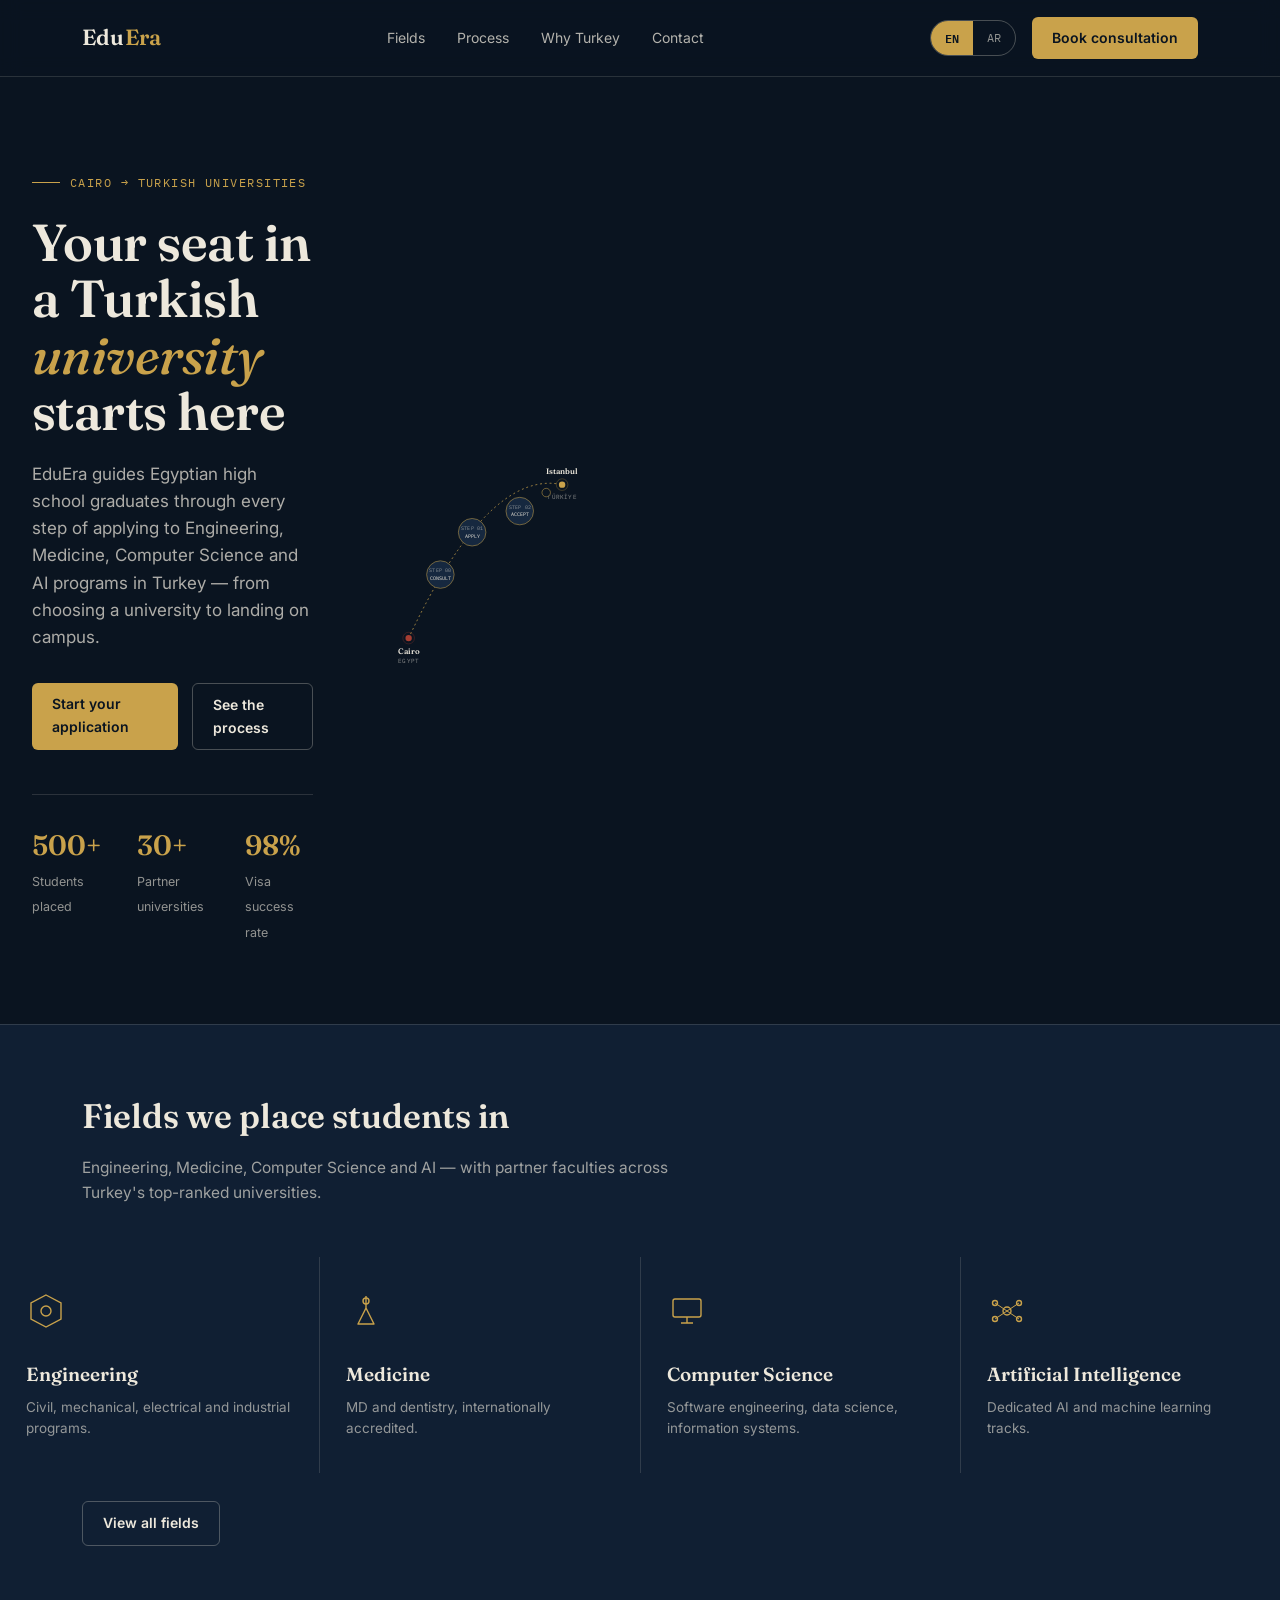
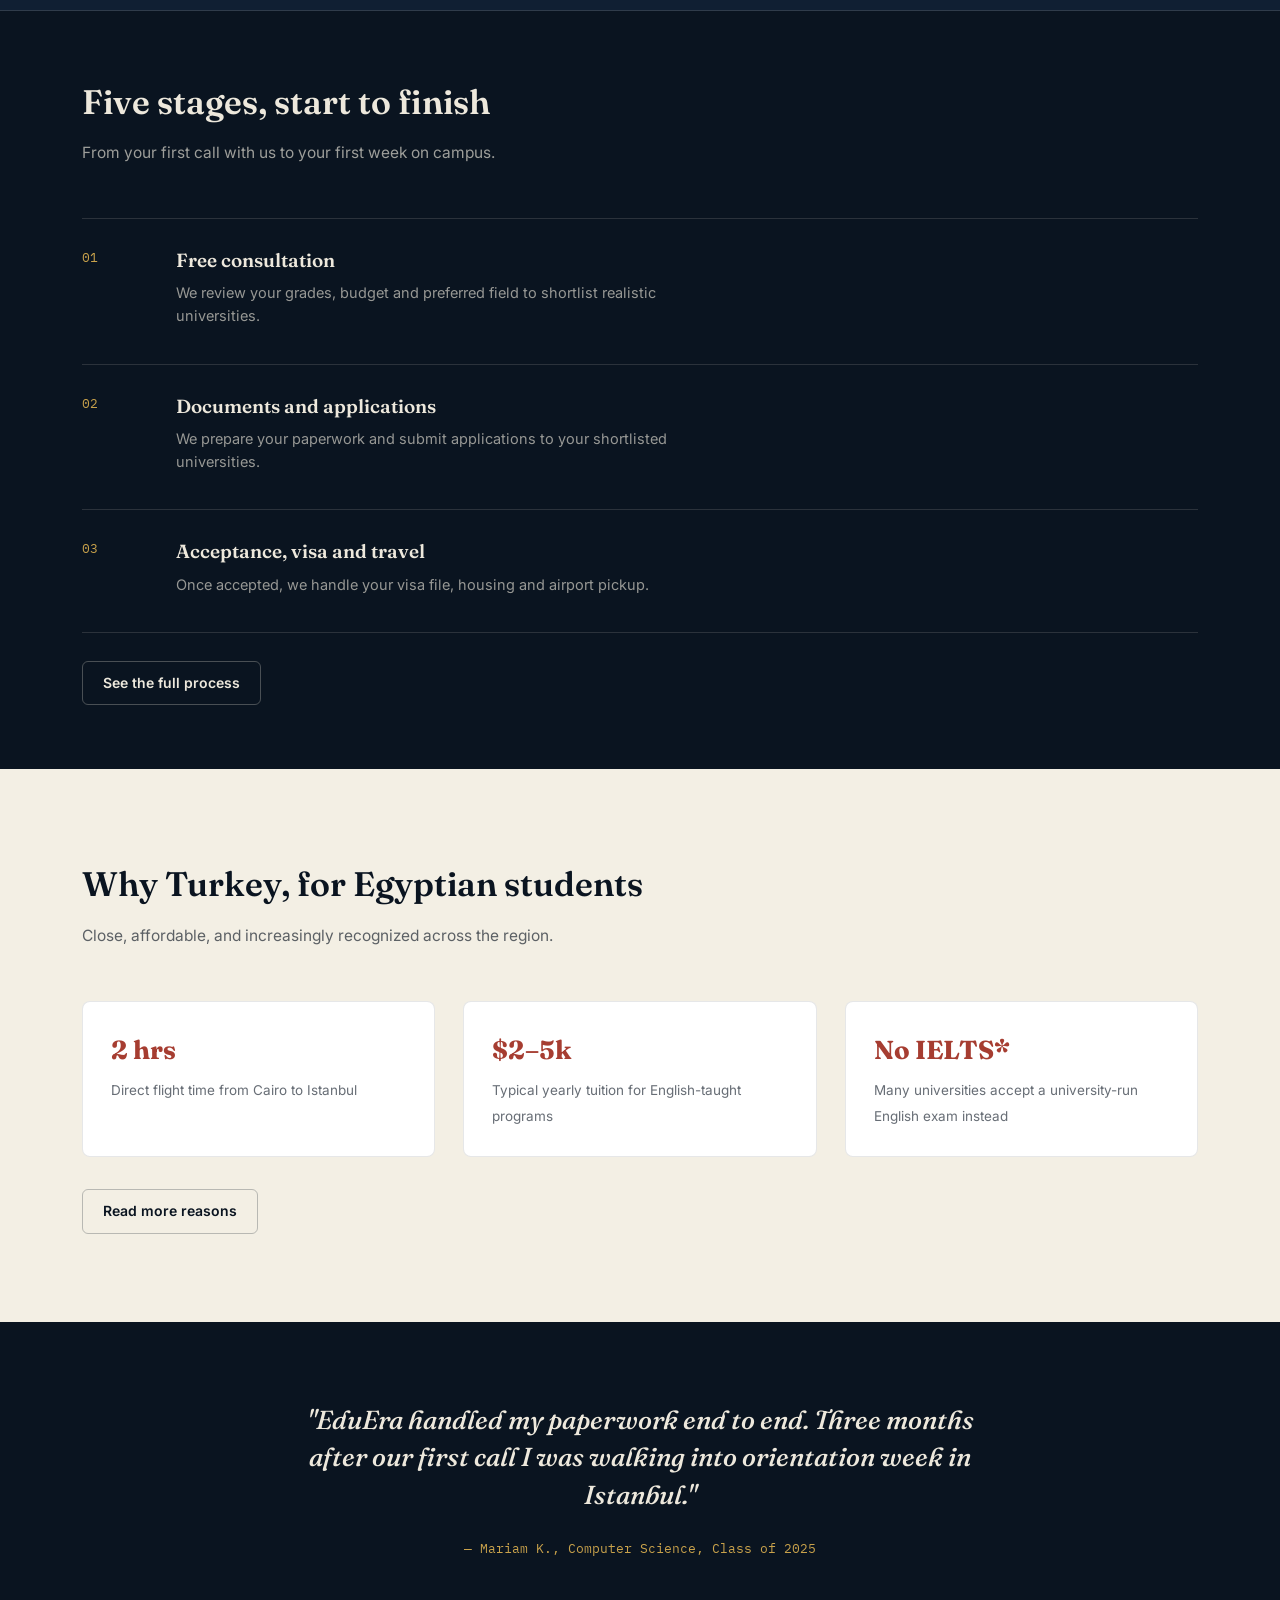
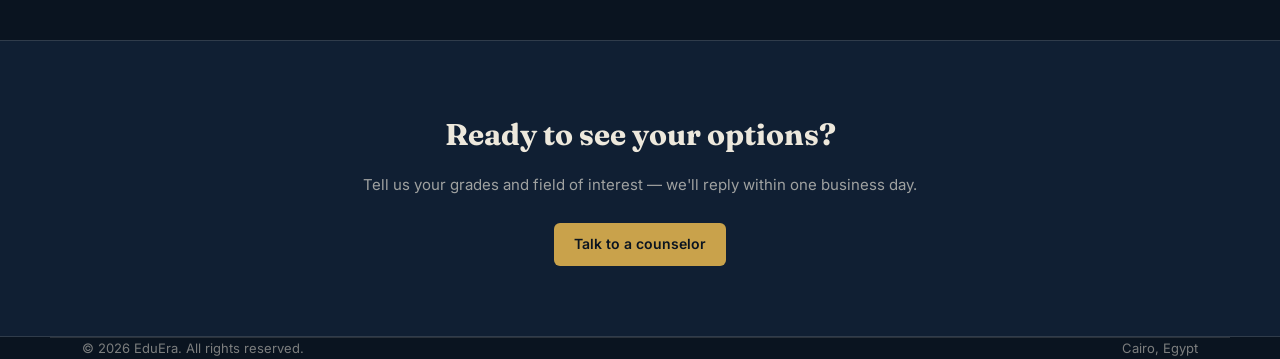
<file: index.html>
<!DOCTYPE html>
<html lang="en" dir="ltr">
<head>
<meta charset="UTF-8">
<meta name="viewport" content="width=device-width, initial-scale=1.0">
<title>EduEra — Study in Turkey</title>
<link rel="preconnect" href="https://fonts.googleapis.com">
<link rel="preconnect" href="https://fonts.gstatic.com" crossorigin>
<link href="https://fonts.googleapis.com/css2?family=Fraunces:opsz,wght@9..144,400;9..144,500;9..144,600;9..144,700&family=Inter:wght@400;500;600;700&family=IBM+Plex+Mono:wght@400;500&family=Cairo:wght@400;500;600;700&display=swap" rel="stylesheet">
<link rel="stylesheet" href="style.css">
</head>
<body>

<header>
  <div class="wrap nav">
    <a href="index.html" class="brand">Edu<span>Era</span></a>
    <nav class="nav-links">
      <a href="fields.html"><span data-en>Fields</span><span data-ar>التخصصات</span></a>
      <a href="process.html"><span data-en>Process</span><span data-ar>خطوات التقديم</span></a>
      <a href="why-turkey.html"><span data-en>Why Turkey</span><span data-ar>لماذا تركيا</span></a>
      <a href="contact.html"><span data-en>Contact</span><span data-ar>تواصل معنا</span></a>
    </nav>
    <div class="nav-right">
      <div class="lang-toggle">
        <button id="btn-en" class="active" onclick="setLang('en')">EN</button>
        <button id="btn-ar" onclick="setLang('ar')">AR</button>
      </div>
      <a href="contact.html" class="cta"><span data-en>Book consultation</span><span data-ar>احجز استشارة</span></a>
    </div>
  </div>
</header>

<section class="hero">
  <div class="wrap" style="display:grid; grid-template-columns:1.05fr 0.95fr; gap:48px; align-items:center;">
    <div>
      <div class="eyebrow"><span data-en>Cairo → Turkish universities</span><span data-ar>من القاهرة إلى الجامعات التركية</span></div>
      <h1 class="headline">
        <span data-en>Your seat in a Turkish <em>university</em> starts here</span>
        <span data-ar>مقعدك في <em>جامعة تركية</em> يبدأ من هنا</span>
      </h1>
      <p class="sub">
        <span data-en>EduEra guides Egyptian high school graduates through every step of applying to Engineering, Medicine, Computer Science and AI programs in Turkey — from choosing a university to landing on campus.</span>
        <span data-ar>ترشدك EduEra خطوة بخطوة، من اختيار الجامعة المناسبة وحتى وصولك إلى الحرم الجامعي، للتقديم على برامج الهندسة والطب وعلوم الحاسب والذكاء الاصطناعي في تركيا.</span>
      </p>
      <div class="hero-ctas">
        <a href="contact.html" class="cta"><span data-en>Start your application</span><span data-ar>ابدأ طلبك</span></a>
        <a href="process.html" class="cta ghost"><span data-en>See the process</span><span data-ar>شاهد الخطوات</span></a>
      </div>
      <div class="stat-row">
        <div class="stat"><b>500+</b><span data-en>Students placed</span><span data-ar>طالب تم قبولهم</span></div>
        <div class="stat"><b>30+</b><span data-en>Partner universities</span><span data-ar>جامعة شريكة</span></div>
        <div class="stat"><b>98%</b><span data-en>Visa success rate</span><span data-ar>نسبة نجاح التأشيرة</span></div>
      </div>
    </div>
    <div class="route-box">
      <svg viewBox="0 0 480 460" xmlns="http://www.w3.org/2000/svg">
        <path d="M 90 380 Q 240 60 380 90" fill="none" stroke="#C9A24B" stroke-width="1.5" stroke-dasharray="2 7" stroke-linecap="round"/>
        <circle cx="90" cy="380" r="6" fill="#A63D31"/>
        <circle cx="90" cy="380" r="11" fill="none" stroke="#A63D31" stroke-width="1" opacity="0.5"/>
        <text x="90" y="410" text-anchor="middle" class="route-city">Cairo</text>
        <text x="90" y="428" text-anchor="middle" class="route-label">EGYPT</text>

        <circle cx="380" cy="90" r="6" fill="#C9A24B"/>
        <circle cx="380" cy="90" r="11" fill="none" stroke="#C9A24B" stroke-width="1" opacity="0.5"/>
        <text x="380" y="70" text-anchor="middle" class="route-city">Istanbul</text>
        <text x="380" y="118" text-anchor="middle" class="route-label">TÜRKİYE</text>

        <g transform="translate(210,180)">
          <circle r="26" fill="#16283F" stroke="#C9A24B" stroke-width="1"/>
          <text x="0" y="-4" text-anchor="middle" class="route-label" style="font-size:9px;">STEP 01</text>
          <text x="0" y="10" text-anchor="middle" fill="#EDE8DC" font-family="IBM Plex Mono" font-size="9">APPLY</text>
        </g>
        <g transform="translate(300,140)">
          <circle r="26" fill="#16283F" stroke="#C9A24B" stroke-width="1"/>
          <text x="0" y="-4" text-anchor="middle" class="route-label" style="font-size:9px;">STEP 02</text>
          <text x="0" y="10" text-anchor="middle" fill="#EDE8DC" font-family="IBM Plex Mono" font-size="9">ACCEPT</text>
        </g>
        <g transform="translate(350,105)">
          <circle r="8" fill="#0A1420" stroke="#C9A24B" stroke-width="1"/>
        </g>
        <g transform="translate(150,260)">
          <circle r="26" fill="#16283F" stroke="#C9A24B" stroke-width="1"/>
          <text x="0" y="-4" text-anchor="middle" class="route-label" style="font-size:9px;">STEP 00</text>
          <text x="0" y="10" text-anchor="middle" fill="#EDE8DC" font-family="IBM Plex Mono" font-size="9">CONSULT</text>
        </g>
      </svg>
    </div>
  </div>
</section>

<section class="fields tight">
  <div class="wrap">
    <div class="section-head">
      <h2><span data-en>Fields we place students in</span><span data-ar>التخصصات التي نساعدك في الالتحاق بها</span></h2>
      <p><span data-en>Engineering, Medicine, Computer Science and AI — with partner faculties across Turkey's top-ranked universities.</span><span data-ar>الهندسة والطب وعلوم الحاسب والذكاء الاصطناعي، في كليات شريكة بأفضل الجامعات التركية.</span></p>
    </div>
  </div>
  <div class="field-grid">
    <div class="field-card">
      <svg class="field-icon" viewBox="0 0 40 40" fill="none"><path d="M20 4 L35 12 L35 28 L20 36 L5 28 L5 12 Z" stroke="#C9A24B" stroke-width="1.4"/><circle cx="20" cy="20" r="5" stroke="#C9A24B" stroke-width="1.4"/></svg>
      <h3><span data-en>Engineering</span><span data-ar>الهندسة</span></h3>
      <p><span data-en>Civil, mechanical, electrical and industrial programs.</span><span data-ar>هندسة مدنية وميكانيكية وكهربائية وصناعية.</span></p>
    </div>
    <div class="field-card">
      <svg class="field-icon" viewBox="0 0 40 40" fill="none"><path d="M20 5 V17 M20 17 L12 33 H28 L20 17Z" stroke="#C9A24B" stroke-width="1.4" stroke-linejoin="round"/><circle cx="20" cy="10" r="3" stroke="#C9A24B" stroke-width="1.4"/></svg>
      <h3><span data-en>Medicine</span><span data-ar>الطب</span></h3>
      <p><span data-en>MD and dentistry, internationally accredited.</span><span data-ar>طب بشري وطب أسنان بمعايير دولية.</span></p>
    </div>
    <div class="field-card">
      <svg class="field-icon" viewBox="0 0 40 40" fill="none"><rect x="6" y="8" width="28" height="18" rx="2" stroke="#C9A24B" stroke-width="1.4"/><path d="M14 32h12 M20 26v6" stroke="#C9A24B" stroke-width="1.4"/></svg>
      <h3><span data-en>Computer Science</span><span data-ar>علوم الحاسب</span></h3>
      <p><span data-en>Software engineering, data science, information systems.</span><span data-ar>هندسة برمجيات وعلوم بيانات ونظم معلومات.</span></p>
    </div>
    <div class="field-card">
      <svg class="field-icon" viewBox="0 0 40 40" fill="none"><circle cx="20" cy="20" r="4" stroke="#C9A24B" stroke-width="1.4"/><circle cx="8" cy="12" r="2.5" stroke="#C9A24B" stroke-width="1.4"/><circle cx="32" cy="12" r="2.5" stroke="#C9A24B" stroke-width="1.4"/><circle cx="8" cy="28" r="2.5" stroke="#C9A24B" stroke-width="1.4"/><circle cx="32" cy="28" r="2.5" stroke="#C9A24B" stroke-width="1.4"/><path d="M20 20 L8 12 M20 20 L32 12 M20 20 L8 28 M20 20 L32 28" stroke="#C9A24B" stroke-width="1"/></svg>
      <h3><span data-en>Artificial Intelligence</span><span data-ar>الذكاء الاصطناعي</span></h3>
      <p><span data-en>Dedicated AI and machine learning tracks.</span><span data-ar>برامج متخصصة في الذكاء الاصطناعي والتعلم الآلي.</span></p>
    </div>
  </div>
  <div class="wrap" style="padding-top:28px;">
    <a href="fields.html" class="cta ghost"><span data-en>View all fields</span><span data-ar>عرض كل التخصصات</span></a>
  </div>
</section>

<section class="tight">
  <div class="wrap">
    <div class="section-head">
      <h2><span data-en>Five stages, start to finish</span><span data-ar>خمس مراحل من البداية للنهاية</span></h2>
      <p><span data-en>From your first call with us to your first week on campus.</span><span data-ar>من أول مكالمة معنا حتى أول أسبوع لك في الجامعة.</span></p>
    </div>
    <div class="process-list">
      <div class="p-step">
        <div class="p-num">01</div>
        <div><h3><span data-en>Free consultation</span><span data-ar>استشارة مجانية</span></h3>
        <p><span data-en>We review your grades, budget and preferred field to shortlist realistic universities.</span><span data-ar>نراجع درجاتك وميزانيتك والتخصص المفضل لديك لاختيار جامعات مناسبة.</span></p></div>
      </div>
      <div class="p-step">
        <div class="p-num">02</div>
        <div><h3><span data-en>Documents and applications</span><span data-ar>المستندات والتقديم</span></h3>
        <p><span data-en>We prepare your paperwork and submit applications to your shortlisted universities.</span><span data-ar>نجهّز مستنداتك ونقدّم طلباتك للجامعات المختارة.</span></p></div>
      </div>
      <div class="p-step">
        <div class="p-num">03</div>
        <div><h3><span data-en>Acceptance, visa and travel</span><span data-ar>القبول والتأشيرة والسفر</span></h3>
        <p><span data-en>Once accepted, we handle your visa file, housing and airport pickup.</span><span data-ar>بعد القبول، نتولى ملف التأشيرة والسكن واستقبالك من المطار.</span></p></div>
      </div>
    </div>
    <div style="padding-top:28px;">
      <a href="process.html" class="cta ghost"><span data-en>See the full process</span><span data-ar>عرض كل الخطوات</span></a>
    </div>
  </div>
</section>

<section class="why">
  <div class="wrap">
    <div class="section-head">
      <h2><span data-en>Why Turkey, for Egyptian students</span><span data-ar>لماذا تركيا بالنسبة للطلاب المصريين</span></h2>
      <p><span data-en>Close, affordable, and increasingly recognized across the region.</span><span data-ar>قريبة، بتكلفة معقولة، ومعترف بها بشكل متزايد في المنطقة.</span></p>
    </div>
    <div class="why-grid">
      <div class="why-card">
        <b>2 hrs</b>
        <span data-en>Direct flight time from Cairo to Istanbul</span>
        <span data-ar>مدة الطيران المباشر من القاهرة إلى إسطنبول</span>
      </div>
      <div class="why-card">
        <b>$2–5k</b>
        <span data-en>Typical yearly tuition for English-taught programs</span>
        <span data-ar>متوسط الرسوم السنوية للبرامج بالإنجليزية</span>
      </div>
      <div class="why-card">
        <b>No IELTS*</b>
        <span data-en>Many universities accept a university-run English exam instead</span>
        <span data-ar>العديد من الجامعات تقبل اختبار لغة داخلي بدلاً من الأيلتس</span>
      </div>
    </div>
    <div style="padding-top:32px;">
      <a href="why-turkey.html" class="cta ghost" style="border-color:rgba(10,20,32,0.25); color:var(--ink-900);"><span data-en>Read more reasons</span><span data-ar>اقرأ المزيد من الأسباب</span></a>
    </div>
  </div>
</section>

<div class="testimonial">
  <blockquote>
    <span data-en>"EduEra handled my paperwork end to end. Three months after our first call I was walking into orientation week in Istanbul."</span>
    <span data-ar>"تولت EduEra كل أوراقي من الألف للياء. بعد ثلاثة أشهر من أول مكالمة كنت في أسبوع التعارف بإسطنبول."</span>
  </blockquote>
  <cite><span data-en>— Mariam K., Computer Science, Class of 2025</span><span data-ar>— مريم ك.، علوم حاسب، دفعة 2025</span></cite>
</div>

<section class="cta-banner">
  <div class="wrap">
    <h2><span data-en>Ready to see your options?</span><span data-ar>جاهز لمعرفة خياراتك؟</span></h2>
    <p><span data-en>Tell us your grades and field of interest — we'll reply within one business day.</span><span data-ar>أخبرنا بدرجاتك والتخصص الذي تريده، وسنرد خلال يوم عمل واحد.</span></p>
    <a href="contact.html" class="cta"><span data-en>Talk to a counselor</span><span data-ar>تحدث مع مستشار</span></a>
  </div>
</section>

<footer class="wrap">
  <div>© 2026 EduEra. <span data-en>All rights reserved.</span><span data-ar>جميع الحقوق محفوظة.</span></div>
  <div><span data-en>Cairo, Egypt</span><span data-ar>القاهرة، مصر</span></div>
</footer>

<script src="script.js"></script>
</body>
</html>
</file>
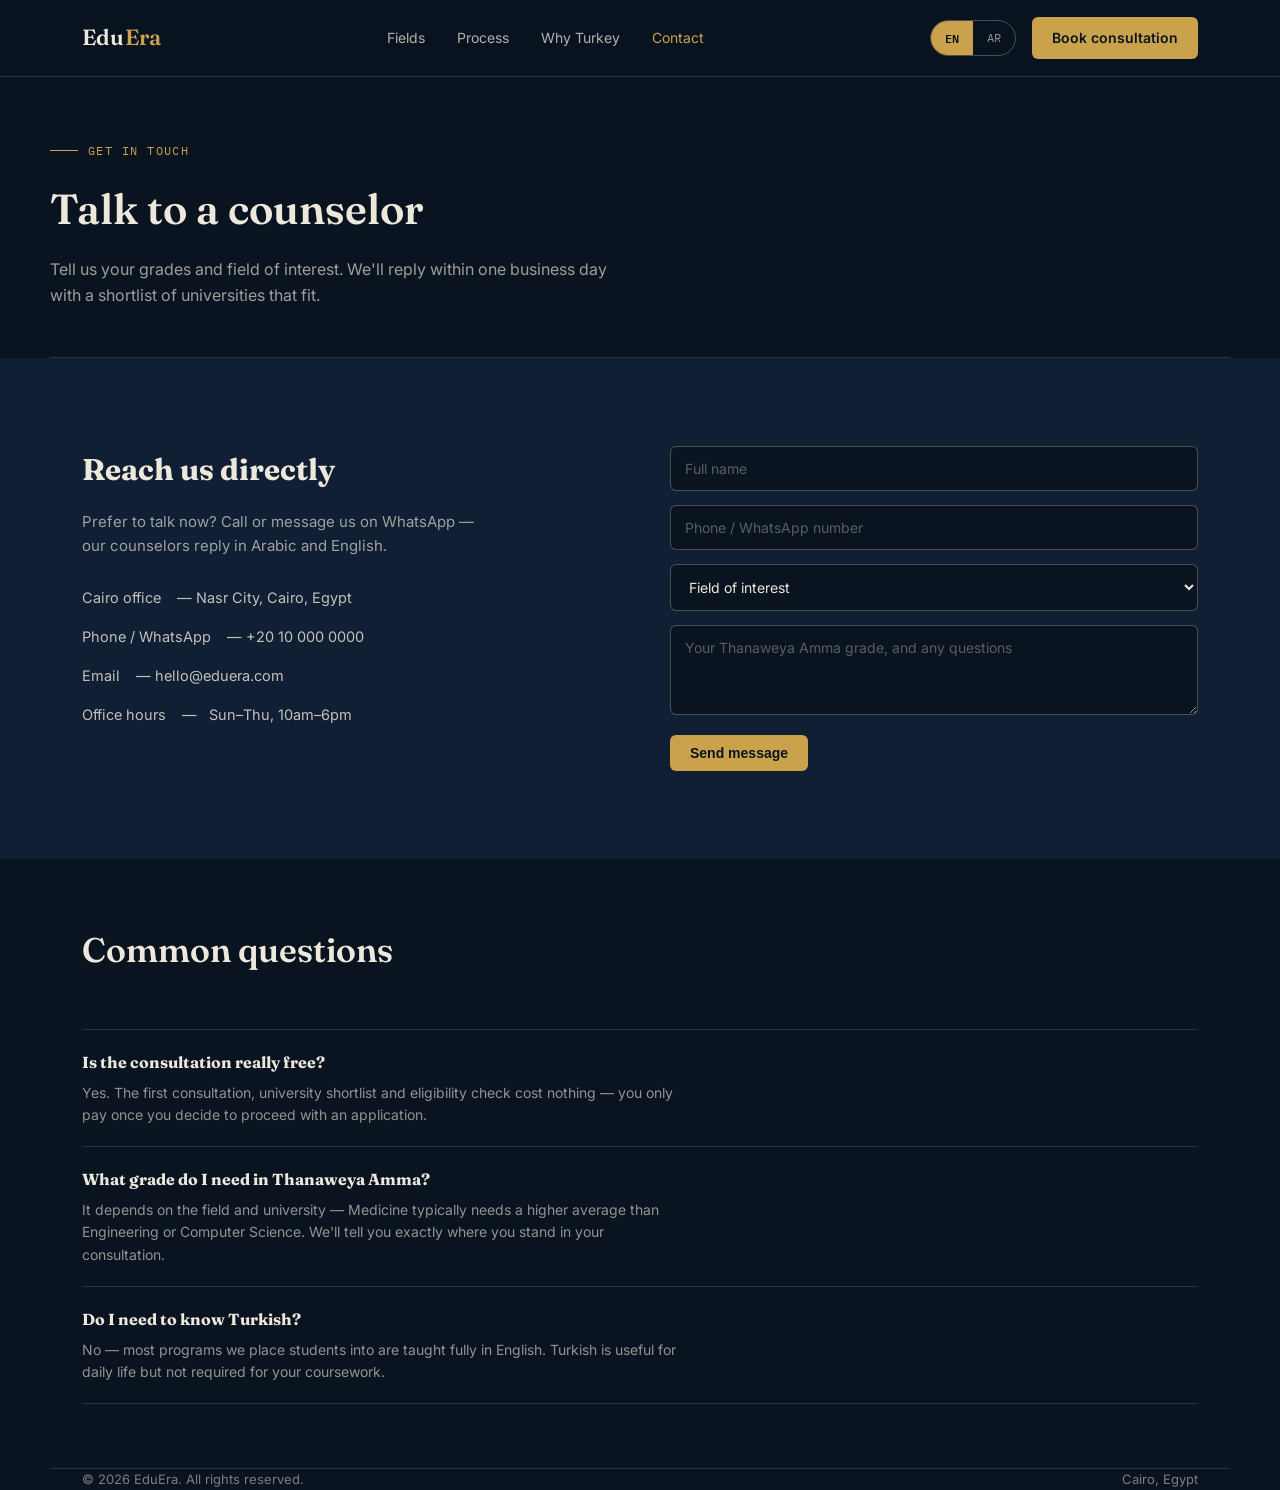
<file: contact.html>
<!DOCTYPE html>
<html lang="en" dir="ltr">
<head>
<meta charset="UTF-8">
<meta name="viewport" content="width=device-width, initial-scale=1.0">
<title>Contact — EduEra</title>
<link rel="preconnect" href="https://fonts.googleapis.com">
<link rel="preconnect" href="https://fonts.gstatic.com" crossorigin>
<link href="https://fonts.googleapis.com/css2?family=Fraunces:opsz,wght@9..144,400;9..144,500;9..144,600;9..144,700&family=Inter:wght@400;500;600;700&family=IBM+Plex+Mono:wght@400;500&family=Cairo:wght@400;500;600;700&display=swap" rel="stylesheet">
<link rel="stylesheet" href="style.css">
</head>
<body>

<header>
  <div class="wrap nav">
    <a href="index.html" class="brand">Edu<span>Era</span></a>
    <nav class="nav-links">
      <a href="fields.html"><span data-en>Fields</span><span data-ar>التخصصات</span></a>
      <a href="process.html"><span data-en>Process</span><span data-ar>خطوات التقديم</span></a>
      <a href="why-turkey.html"><span data-en>Why Turkey</span><span data-ar>لماذا تركيا</span></a>
      <a href="contact.html" class="current"><span data-en>Contact</span><span data-ar>تواصل معنا</span></a>
    </nav>
    <div class="nav-right">
      <div class="lang-toggle">
        <button id="btn-en" class="active" onclick="setLang('en')">EN</button>
        <button id="btn-ar" onclick="setLang('ar')">AR</button>
      </div>
      <a href="contact.html" class="cta"><span data-en>Book consultation</span><span data-ar>احجز استشارة</span></a>
    </div>
  </div>
</header>

<div class="page-hero wrap">
  <div class="eyebrow"><span data-en>Get in touch</span><span data-ar>تواصل معنا</span></div>
  <h1><span data-en>Talk to a counselor</span><span data-ar>تحدث مع مستشار تعليمي</span></h1>
  <p><span data-en>Tell us your grades and field of interest. We'll reply within one business day with a shortlist of universities that fit.</span><span data-ar>أخبرنا بدرجاتك والتخصص الذي تريده، وسنرد خلال يوم عمل واحد بقائمة جامعات مناسبة لك.</span></p>
</div>

<section class="contact" style="border-top:none;">
  <div class="wrap contact-grid">
    <div class="contact-info">
      <h2><span data-en>Reach us directly</span><span data-ar>تواصل معنا مباشرة</span></h2>
      <p><span data-en>Prefer to talk now? Call or message us on WhatsApp — our counselors reply in Arabic and English.</span><span data-ar>تفضل التحدث الآن؟ اتصل بنا أو راسلنا على واتساب — يرد مستشارونا بالعربية والإنجليزية.</span></p>
      <div class="info-row"><span data-en>Cairo office</span><span data-ar>مكتب القاهرة</span>&nbsp;— Nasr City, Cairo, Egypt</div>
      <div class="info-row"><span data-en>Phone / WhatsApp</span><span data-ar>هاتف / واتساب</span>&nbsp;— +20 10 000 0000</div>
      <div class="info-row"><span data-en>Email</span><span data-ar>البريد الإلكتروني</span>&nbsp;— hello@eduera.com</div>
      <div class="info-row"><span data-en>Office hours</span><span data-ar>ساعات العمل</span>&nbsp;— <span data-en>Sun–Thu, 10am–6pm</span><span data-ar>الأحد–الخميس، 10ص–6م</span></div>
    </div>
    <form onsubmit="return false;">
      <input type="text" data-en-placeholder="Full name" data-ar-placeholder="الاسم بالكامل" placeholder="Full name">
      <input type="tel" data-en-placeholder="Phone / WhatsApp number" data-ar-placeholder="رقم الهاتف / واتساب" placeholder="Phone / WhatsApp number">
      <select>
        <option data-en="Field of interest" data-ar="التخصص المطلوب">Field of interest</option>
        <option>Engineering</option>
        <option>Medicine</option>
        <option>Computer Science</option>
        <option>Artificial Intelligence</option>
      </select>
      <textarea data-en-placeholder="Your Thanaweya Amma grade, and any questions" data-ar-placeholder="مجموع الثانوية العامة وأي استفسارات" placeholder="Your Thanaweya Amma grade, and any questions"></textarea>
      <button class="cta"><span data-en>Send message</span><span data-ar>إرسال الرسالة</span></button>
    </form>
  </div>
</section>

<section class="tight">
  <div class="wrap">
    <div class="section-head">
      <h2><span data-en>Common questions</span><span data-ar>أسئلة شائعة</span></h2>
    </div>
    <div class="faq">
      <div class="faq-item">
        <h3><span data-en>Is the consultation really free?</span><span data-ar>هل الاستشارة مجانية فعلًا؟</span></h3>
        <p><span data-en>Yes. The first consultation, university shortlist and eligibility check cost nothing — you only pay once you decide to proceed with an application.</span><span data-ar>نعم. الاستشارة الأولى وقائمة الجامعات المقترحة وفحص الأهلية مجانية بالكامل — تدفع فقط عند قرارك بالمتابعة في التقديم.</span></p>
      </div>
      <div class="faq-item">
        <h3><span data-en>What grade do I need in Thanaweya Amma?</span><span data-ar>ما هو المجموع المطلوب في الثانوية العامة؟</span></h3>
        <p><span data-en>It depends on the field and university — Medicine typically needs a higher average than Engineering or Computer Science. We'll tell you exactly where you stand in your consultation.</span><span data-ar>يختلف حسب التخصص والجامعة — الطب يحتاج غالبًا مجموعًا أعلى من الهندسة أو علوم الحاسب. سنوضح لك موقفك بالتحديد في الاستشارة.</span></p>
      </div>
      <div class="faq-item">
        <h3><span data-en>Do I need to know Turkish?</span><span data-ar>هل يجب أن أتقن اللغة التركية؟</span></h3>
        <p><span data-en>No — most programs we place students into are taught fully in English. Turkish is useful for daily life but not required for your coursework.</span><span data-ar>لا — أغلب البرامج التي نرشح لها الطلاب تُدرّس بالكامل بالإنجليزية. اللغة التركية مفيدة للحياة اليومية وليست شرطًا للدراسة.</span></p>
      </div>
    </div>
  </div>
</section>

<footer class="wrap">
  <div>© 2026 EduEra. <span data-en>All rights reserved.</span><span data-ar>جميع الحقوق محفوظة.</span></div>
  <div><span data-en>Cairo, Egypt</span><span data-ar>القاهرة، مصر</span></div>
</footer>

<script src="script.js"></script>
</body>
</html>
</file>
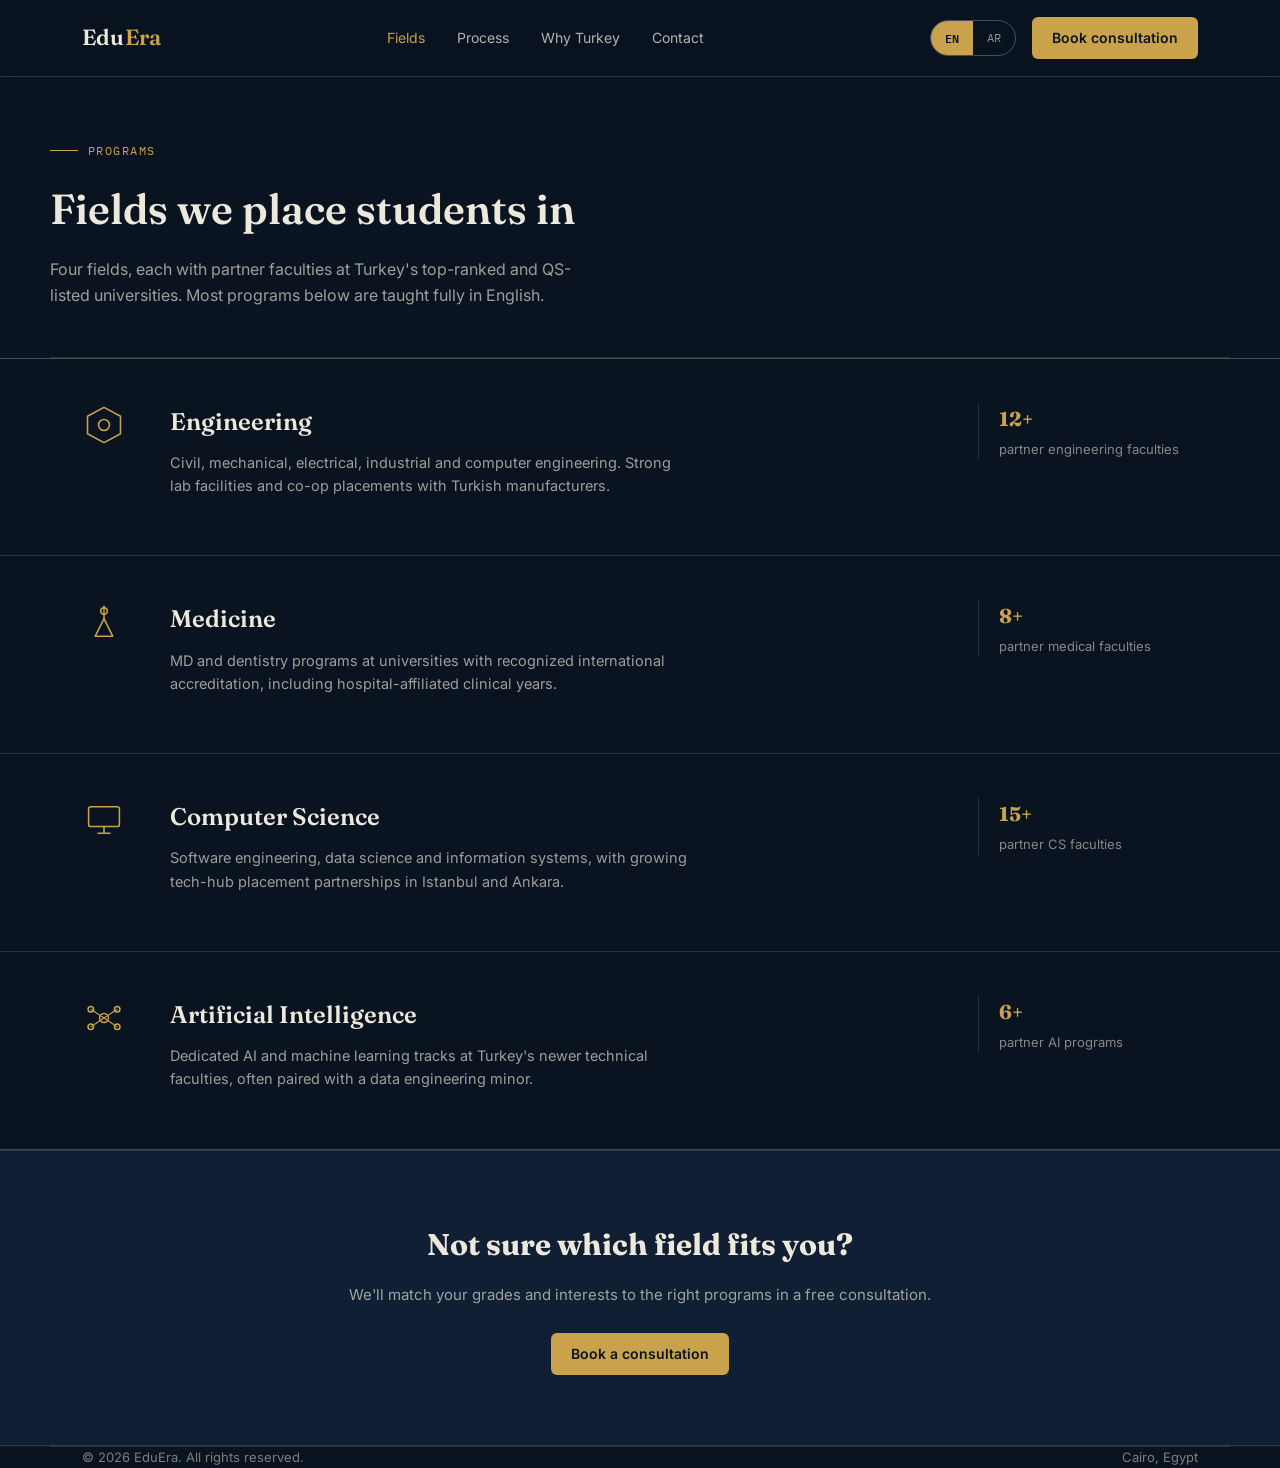
<file: fields.html>
<!DOCTYPE html>
<html lang="en" dir="ltr">
<head>
<meta charset="UTF-8">
<meta name="viewport" content="width=device-width, initial-scale=1.0">
<title>Fields — EduEra</title>
<link rel="preconnect" href="https://fonts.googleapis.com">
<link rel="preconnect" href="https://fonts.gstatic.com" crossorigin>
<link href="https://fonts.googleapis.com/css2?family=Fraunces:opsz,wght@9..144,400;9..144,500;9..144,600;9..144,700&family=Inter:wght@400;500;600;700&family=IBM+Plex+Mono:wght@400;500&family=Cairo:wght@400;500;600;700&display=swap" rel="stylesheet">
<link rel="stylesheet" href="style.css">
</head>
<body>

<header>
  <div class="wrap nav">
    <a href="index.html" class="brand">Edu<span>Era</span></a>
    <nav class="nav-links">
      <a href="fields.html" class="current"><span data-en>Fields</span><span data-ar>التخصصات</span></a>
      <a href="process.html"><span data-en>Process</span><span data-ar>خطوات التقديم</span></a>
      <a href="why-turkey.html"><span data-en>Why Turkey</span><span data-ar>لماذا تركيا</span></a>
      <a href="contact.html"><span data-en>Contact</span><span data-ar>تواصل معنا</span></a>
    </nav>
    <div class="nav-right">
      <div class="lang-toggle">
        <button id="btn-en" class="active" onclick="setLang('en')">EN</button>
        <button id="btn-ar" onclick="setLang('ar')">AR</button>
      </div>
      <a href="contact.html" class="cta"><span data-en>Book consultation</span><span data-ar>احجز استشارة</span></a>
    </div>
  </div>
</header>

<div class="page-hero wrap">
  <div class="eyebrow"><span data-en>Programs</span><span data-ar>البرامج</span></div>
  <h1><span data-en>Fields we place students in</span><span data-ar>التخصصات التي نساعدك في الالتحاق بها</span></h1>
  <p><span data-en>Four fields, each with partner faculties at Turkey's top-ranked and QS-listed universities. Most programs below are taught fully in English.</span><span data-ar>أربعة تخصصات، ولكل منها كليات شريكة في أفضل الجامعات التركية والمصنّفة عالميًا. أغلب البرامج أدناه تُدرّس بالكامل باللغة الإنجليزية.</span></p>
</div>

<div class="field-detail">
  <div class="field-row">
    <div class="wrap">
      <svg width="44" height="44" viewBox="0 0 40 40" fill="none"><path d="M20 4 L35 12 L35 28 L20 36 L5 28 L5 12 Z" stroke="#C9A24B" stroke-width="1.4"/><circle cx="20" cy="20" r="5" stroke="#C9A24B" stroke-width="1.4"/></svg>
      <div>
        <h3><span data-en>Engineering</span><span data-ar>الهندسة</span></h3>
        <p><span data-en>Civil, mechanical, electrical, industrial and computer engineering. Strong lab facilities and co-op placements with Turkish manufacturers.</span><span data-ar>هندسة مدنية وميكانيكية وكهربائية وصناعية وهندسة حاسبات، مع معامل قوية وفرص تدريب لدى شركات تصنيع تركية.</span></p>
        <div class="tag-row">
          <span class="tag" data-en="4-year BSc" data-ar="بكالوريوس 4 سنوات">4-year BSc</span>
          <span class="tag" data-en="English-taught" data-ar="بالإنجليزية">English-taught</span>
          <span class="tag" data-en="Internship year" data-ar="سنة تدريب">Internship year</span>
        </div>
      </div>
      <div class="field-side">
        <b>12+</b>
        <span data-en>partner engineering faculties</span>
        <span data-ar>كلية هندسة شريكة</span>
      </div>
    </div>
  </div>

  <div class="field-row">
    <div class="wrap">
      <svg width="44" height="44" viewBox="0 0 40 40" fill="none"><path d="M20 5 V17 M20 17 L12 33 H28 L20 17Z" stroke="#C9A24B" stroke-width="1.4" stroke-linejoin="round"/><circle cx="20" cy="10" r="3" stroke="#C9A24B" stroke-width="1.4"/></svg>
      <div>
        <h3><span data-en>Medicine</span><span data-ar>الطب</span></h3>
        <p><span data-en>MD and dentistry programs at universities with recognized international accreditation, including hospital-affiliated clinical years.</span><span data-ar>برامج طب بشري وطب أسنان في جامعات معترف بها دوليًا، مع سنوات تدريب سريري في مستشفيات جامعية.</span></p>
        <div class="tag-row">
          <span class="tag" data-en="6-year MD" data-ar="طب بشري 6 سنوات">6-year MD</span>
          <span class="tag" data-en="Clinical rotations" data-ar="تدريب سريري">Clinical rotations</span>
          <span class="tag" data-en="Accredited" data-ar="معتمد دوليًا">Accredited</span>
        </div>
      </div>
      <div class="field-side">
        <b>8+</b>
        <span data-en>partner medical faculties</span>
        <span data-ar>كلية طب شريكة</span>
      </div>
    </div>
  </div>

  <div class="field-row">
    <div class="wrap">
      <svg width="44" height="44" viewBox="0 0 40 40" fill="none"><rect x="6" y="8" width="28" height="18" rx="2" stroke="#C9A24B" stroke-width="1.4"/><path d="M14 32h12 M20 26v6" stroke="#C9A24B" stroke-width="1.4"/></svg>
      <div>
        <h3><span data-en>Computer Science</span><span data-ar>علوم الحاسب</span></h3>
        <p><span data-en>Software engineering, data science and information systems, with growing tech-hub placement partnerships in Istanbul and Ankara.</span><span data-ar>هندسة برمجيات وعلوم بيانات ونظم معلومات، مع شراكات تدريب متنامية في مراكز التقنية بإسطنبول وأنقرة.</span></p>
        <div class="tag-row">
          <span class="tag" data-en="4-year BSc" data-ar="بكالوريوس 4 سنوات">4-year BSc</span>
          <span class="tag" data-en="English-taught" data-ar="بالإنجليزية">English-taught</span>
          <span class="tag" data-en="Tech-hub internships" data-ar="تدريب في شركات تقنية">Tech-hub internships</span>
        </div>
      </div>
      <div class="field-side">
        <b>15+</b>
        <span data-en>partner CS faculties</span>
        <span data-ar>كلية علوم حاسب شريكة</span>
      </div>
    </div>
  </div>

  <div class="field-row">
    <div class="wrap">
      <svg width="44" height="44" viewBox="0 0 40 40" fill="none"><circle cx="20" cy="20" r="4" stroke="#C9A24B" stroke-width="1.4"/><circle cx="8" cy="12" r="2.5" stroke="#C9A24B" stroke-width="1.4"/><circle cx="32" cy="12" r="2.5" stroke="#C9A24B" stroke-width="1.4"/><circle cx="8" cy="28" r="2.5" stroke="#C9A24B" stroke-width="1.4"/><circle cx="32" cy="28" r="2.5" stroke="#C9A24B" stroke-width="1.4"/><path d="M20 20 L8 12 M20 20 L32 12 M20 20 L8 28 M20 20 L32 28" stroke="#C9A24B" stroke-width="1"/></svg>
      <div>
        <h3><span data-en>Artificial Intelligence</span><span data-ar>الذكاء الاصطناعي</span></h3>
        <p><span data-en>Dedicated AI and machine learning tracks at Turkey's newer technical faculties, often paired with a data engineering minor.</span><span data-ar>برامج متخصصة في الذكاء الاصطناعي والتعلم الآلي في الكليات التقنية الحديثة، وغالبًا مع تخصص فرعي في هندسة البيانات.</span></p>
        <div class="tag-row">
          <span class="tag" data-en="4-year BSc" data-ar="بكالوريوس 4 سنوات">4-year BSc</span>
          <span class="tag" data-en="English-taught" data-ar="بالإنجليزية">English-taught</span>
          <span class="tag" data-en="Research labs" data-ar="معامل أبحاث">Research labs</span>
        </div>
      </div>
      <div class="field-side">
        <b>6+</b>
        <span data-en>partner AI programs</span>
        <span data-ar>برنامج ذكاء اصطناعي شريك</span>
      </div>
    </div>
  </div>
</div>

<section class="cta-banner">
  <div class="wrap">
    <h2><span data-en>Not sure which field fits you?</span><span data-ar>لست متأكدًا أي تخصص يناسبك؟</span></h2>
    <p><span data-en>We'll match your grades and interests to the right programs in a free consultation.</span><span data-ar>سنطابق درجاتك واهتماماتك مع البرامج المناسبة في استشارة مجانية.</span></p>
    <a href="contact.html" class="cta"><span data-en>Book a consultation</span><span data-ar>احجز استشارة</span></a>
  </div>
</section>

<footer class="wrap">
  <div>© 2026 EduEra. <span data-en>All rights reserved.</span><span data-ar>جميع الحقوق محفوظة.</span></div>
  <div><span data-en>Cairo, Egypt</span><span data-ar>القاهرة، مصر</span></div>
</footer>

<script src="script.js"></script>
</body>
</html>
</file>
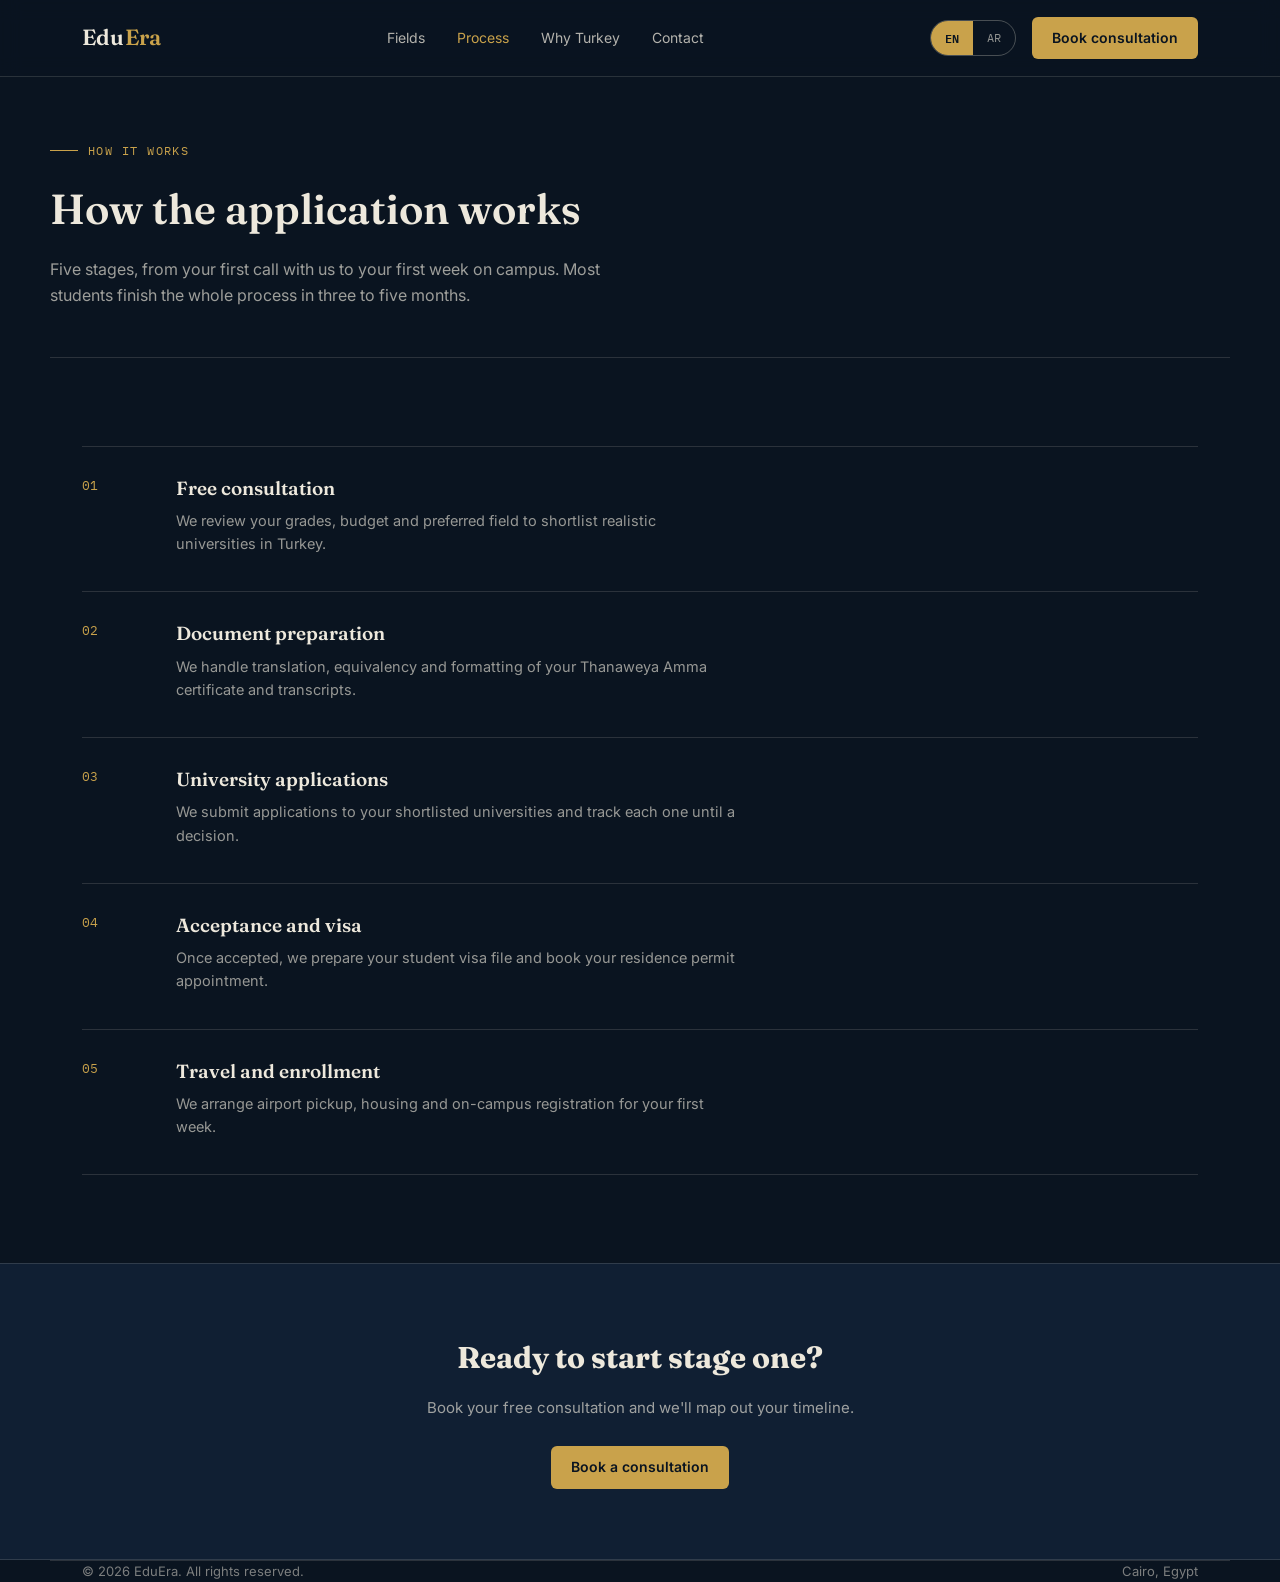
<file: process.html>
<!DOCTYPE html>
<html lang="en" dir="ltr">
<head>
<meta charset="UTF-8">
<meta name="viewport" content="width=device-width, initial-scale=1.0">
<title>Process — EduEra</title>
<link rel="preconnect" href="https://fonts.googleapis.com">
<link rel="preconnect" href="https://fonts.gstatic.com" crossorigin>
<link href="https://fonts.googleapis.com/css2?family=Fraunces:opsz,wght@9..144,400;9..144,500;9..144,600;9..144,700&family=Inter:wght@400;500;600;700&family=IBM+Plex+Mono:wght@400;500&family=Cairo:wght@400;500;600;700&display=swap" rel="stylesheet">
<link rel="stylesheet" href="style.css">
</head>
<body>

<header>
  <div class="wrap nav">
    <a href="index.html" class="brand">Edu<span>Era</span></a>
    <nav class="nav-links">
      <a href="fields.html"><span data-en>Fields</span><span data-ar>التخصصات</span></a>
      <a href="process.html" class="current"><span data-en>Process</span><span data-ar>خطوات التقديم</span></a>
      <a href="why-turkey.html"><span data-en>Why Turkey</span><span data-ar>لماذا تركيا</span></a>
      <a href="contact.html"><span data-en>Contact</span><span data-ar>تواصل معنا</span></a>
    </nav>
    <div class="nav-right">
      <div class="lang-toggle">
        <button id="btn-en" class="active" onclick="setLang('en')">EN</button>
        <button id="btn-ar" onclick="setLang('ar')">AR</button>
      </div>
      <a href="contact.html" class="cta"><span data-en>Book consultation</span><span data-ar>احجز استشارة</span></a>
    </div>
  </div>
</header>

<div class="page-hero wrap">
  <div class="eyebrow"><span data-en>How it works</span><span data-ar>كيف نعمل</span></div>
  <h1><span data-en>How the application works</span><span data-ar>كيف تسير رحلة التقديم</span></h1>
  <p><span data-en>Five stages, from your first call with us to your first week on campus. Most students finish the whole process in three to five months.</span><span data-ar>خمس مراحل، من أول مكالمة معنا حتى أول أسبوع لك في الجامعة. يُنهي معظم الطلاب الرحلة كاملة خلال ثلاثة إلى خمسة أشهر.</span></p>
</div>

<section>
  <div class="wrap">
    <div class="process-list">
      <div class="p-step">
        <div class="p-num">01</div>
        <div>
          <h3><span data-en>Free consultation</span><span data-ar>استشارة مجانية</span></h3>
          <p><span data-en>We review your grades, budget and preferred field to shortlist realistic universities in Turkey.</span><span data-ar>نراجع درجاتك وميزانيتك والتخصص المفضل لديك لاختيار جامعات واقعية في تركيا.</span></p>
          <div class="tag-row">
            <span class="tag" data-en="30-min call" data-ar="مكالمة 30 دقيقة">30-min call</span>
            <span class="tag" data-en="Free" data-ar="مجانية">Free</span>
          </div>
        </div>
      </div>
      <div class="p-step">
        <div class="p-num">02</div>
        <div>
          <h3><span data-en>Document preparation</span><span data-ar>تجهيز المستندات</span></h3>
          <p><span data-en>We handle translation, equivalency and formatting of your Thanaweya Amma certificate and transcripts.</span><span data-ar>نتولى ترجمة وتصديق ومعادلة شهادة الثانوية العامة وكشوف الدرجات.</span></p>
          <div class="tag-row">
            <span class="tag" data-en="Certified translation" data-ar="ترجمة معتمدة">Certified translation</span>
            <span class="tag" data-en="1–2 weeks" data-ar="أسبوع إلى أسبوعين">1–2 weeks</span>
          </div>
        </div>
      </div>
      <div class="p-step">
        <div class="p-num">03</div>
        <div>
          <h3><span data-en>University applications</span><span data-ar>التقديم للجامعات</span></h3>
          <p><span data-en>We submit applications to your shortlisted universities and track each one until a decision.</span><span data-ar>نقدّم طلباتك للجامعات المختارة ونتابع كل طلب حتى صدور القرار.</span></p>
          <div class="tag-row">
            <span class="tag" data-en="Up to 6 universities" data-ar="حتى 6 جامعات">Up to 6 universities</span>
            <span class="tag" data-en="2–4 weeks" data-ar="أسبوعين إلى 4 أسابيع">2–4 weeks</span>
          </div>
        </div>
      </div>
      <div class="p-step">
        <div class="p-num">04</div>
        <div>
          <h3><span data-en>Acceptance and visa</span><span data-ar>القبول والتأشيرة</span></h3>
          <p><span data-en>Once accepted, we prepare your student visa file and book your residence permit appointment.</span><span data-ar>بعد القبول، نجهّز ملف تأشيرة الطالب ونحجز موعد تصريح الإقامة.</span></p>
          <div class="tag-row">
            <span class="tag" data-en="Visa file review" data-ar="مراجعة ملف التأشيرة">Visa file review</span>
            <span class="tag" data-en="3–6 weeks" data-ar="3 إلى 6 أسابيع">3–6 weeks</span>
          </div>
        </div>
      </div>
      <div class="p-step">
        <div class="p-num">05</div>
        <div>
          <h3><span data-en>Travel and enrollment</span><span data-ar>السفر والتسجيل</span></h3>
          <p><span data-en>We arrange airport pickup, housing and on-campus registration for your first week.</span><span data-ar>ننظم استقبالك من المطار والسكن والتسجيل في الجامعة خلال أول أسبوع.</span></p>
          <div class="tag-row">
            <span class="tag" data-en="Airport pickup" data-ar="استقبال من المطار">Airport pickup</span>
            <span class="tag" data-en="Housing help" data-ar="مساعدة في السكن">Housing help</span>
          </div>
        </div>
      </div>
    </div>
  </div>
</section>

<section class="cta-banner">
  <div class="wrap">
    <h2><span data-en>Ready to start stage one?</span><span data-ar>جاهز لبدء المرحلة الأولى؟</span></h2>
    <p><span data-en>Book your free consultation and we'll map out your timeline.</span><span data-ar>احجز استشارتك المجانية وسنرسم لك الجدول الزمني.</span></p>
    <a href="contact.html" class="cta"><span data-en>Book a consultation</span><span data-ar>احجز استشارة</span></a>
  </div>
</section>

<footer class="wrap">
  <div>© 2026 EduEra. <span data-en>All rights reserved.</span><span data-ar>جميع الحقوق محفوظة.</span></div>
  <div><span data-en>Cairo, Egypt</span><span data-ar>القاهرة، مصر</span></div>
</footer>

<script src="script.js"></script>
</body>
</html>
</file>
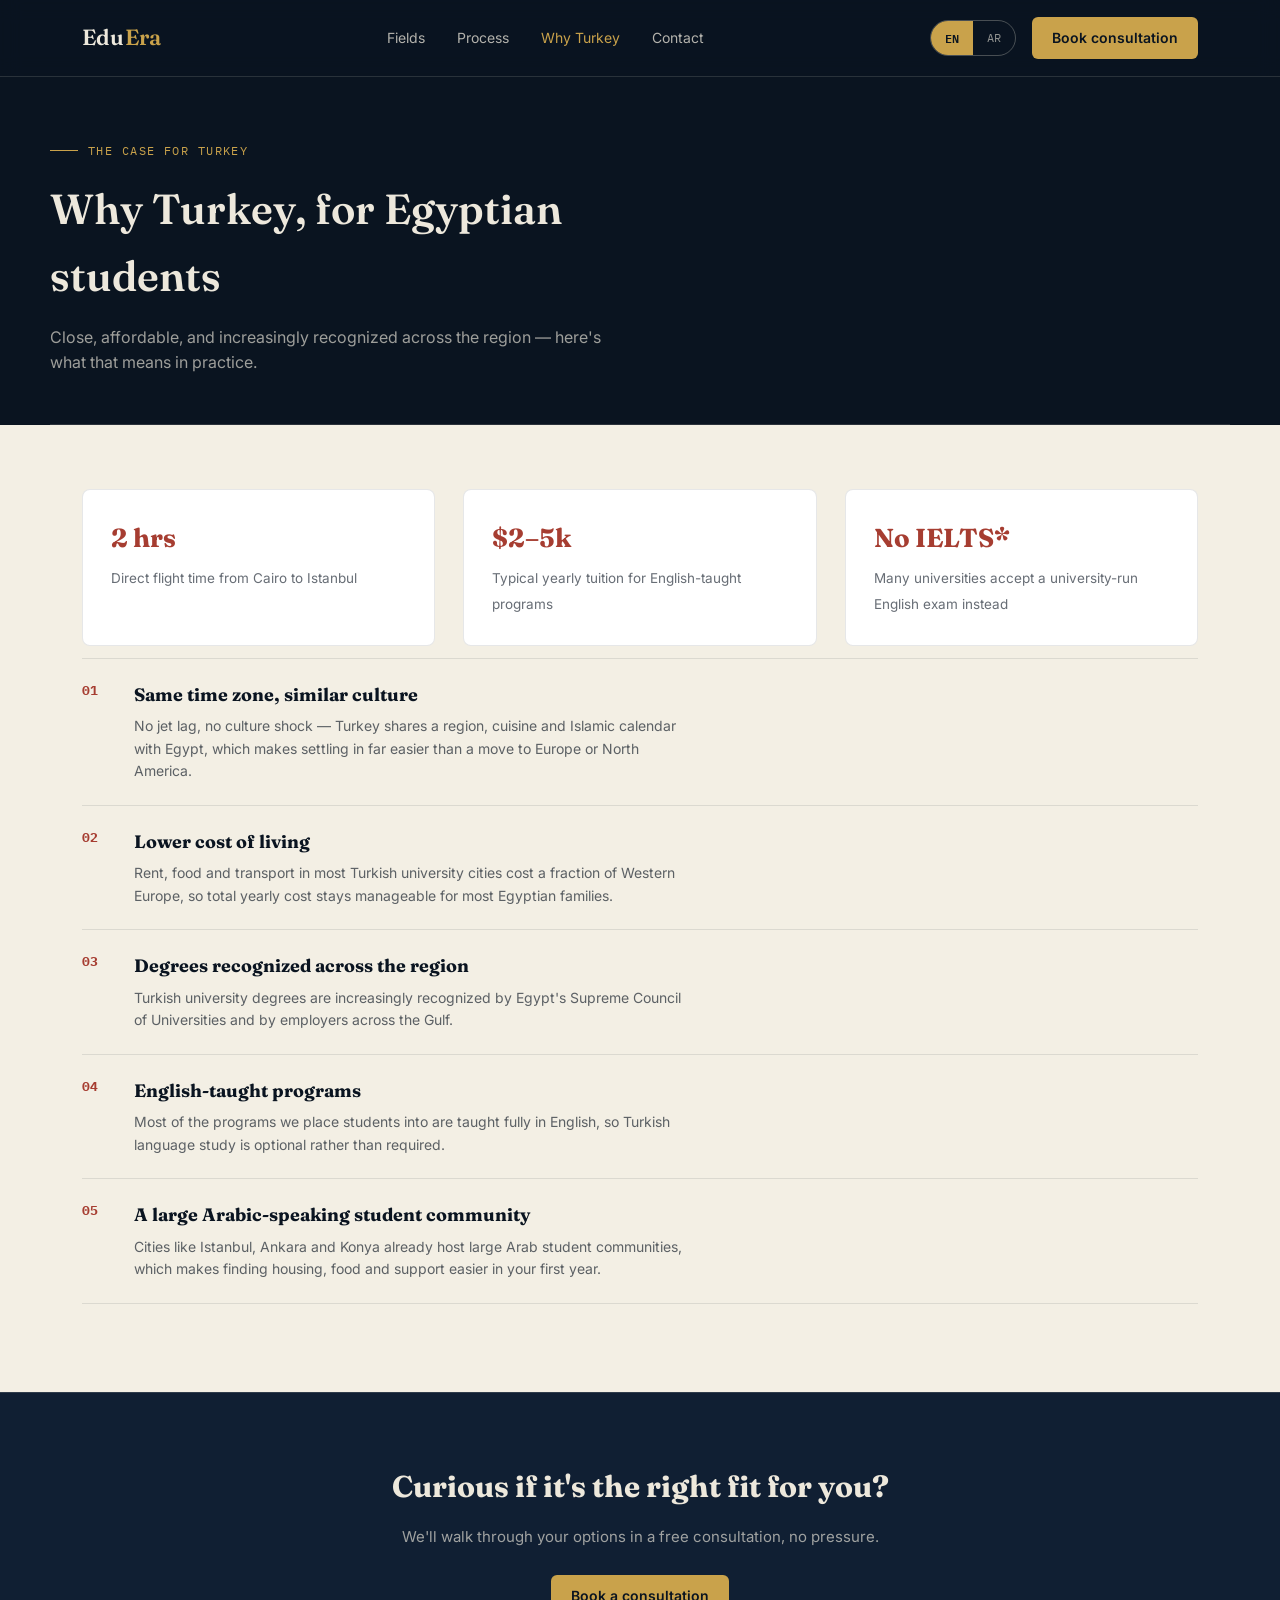
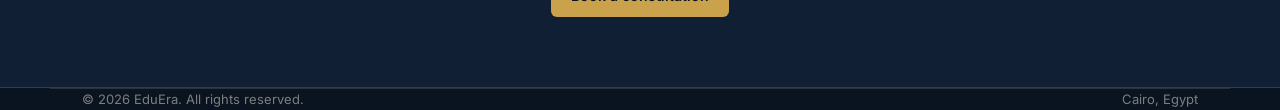
<file: why-turkey.html>
<!DOCTYPE html>
<html lang="en" dir="ltr">
<head>
<meta charset="UTF-8">
<meta name="viewport" content="width=device-width, initial-scale=1.0">
<title>Why Turkey — EduEra</title>
<link rel="preconnect" href="https://fonts.googleapis.com">
<link rel="preconnect" href="https://fonts.gstatic.com" crossorigin>
<link href="https://fonts.googleapis.com/css2?family=Fraunces:opsz,wght@9..144,400;9..144,500;9..144,600;9..144,700&family=Inter:wght@400;500;600;700&family=IBM+Plex+Mono:wght@400;500&family=Cairo:wght@400;500;600;700&display=swap" rel="stylesheet">
<link rel="stylesheet" href="style.css">
</head>
<body>

<header>
  <div class="wrap nav">
    <a href="index.html" class="brand">Edu<span>Era</span></a>
    <nav class="nav-links">
      <a href="fields.html"><span data-en>Fields</span><span data-ar>التخصصات</span></a>
      <a href="process.html"><span data-en>Process</span><span data-ar>خطوات التقديم</span></a>
      <a href="why-turkey.html" class="current"><span data-en>Why Turkey</span><span data-ar>لماذا تركيا</span></a>
      <a href="contact.html"><span data-en>Contact</span><span data-ar>تواصل معنا</span></a>
    </nav>
    <div class="nav-right">
      <div class="lang-toggle">
        <button id="btn-en" class="active" onclick="setLang('en')">EN</button>
        <button id="btn-ar" onclick="setLang('ar')">AR</button>
      </div>
      <a href="contact.html" class="cta"><span data-en>Book consultation</span><span data-ar>احجز استشارة</span></a>
    </div>
  </div>
</header>

<div class="page-hero wrap">
  <div class="eyebrow"><span data-en>The case for Turkey</span><span data-ar>لماذا تركيا؟</span></div>
  <h1><span data-en>Why Turkey, for Egyptian students</span><span data-ar>لماذا تركيا بالنسبة للطلاب المصريين</span></h1>
  <p><span data-en>Close, affordable, and increasingly recognized across the region — here's what that means in practice.</span><span data-ar>قريبة، بتكلفة معقولة، ومعترف بها بشكل متزايد في المنطقة — إليك ما يعنيه ذلك عمليًا.</span></p>
</div>

<section class="why" style="padding-top:64px;">
  <div class="wrap">
    <div class="why-grid">
      <div class="why-card">
        <b>2 hrs</b>
        <span data-en>Direct flight time from Cairo to Istanbul</span>
        <span data-ar>مدة الطيران المباشر من القاهرة إلى إسطنبول</span>
      </div>
      <div class="why-card">
        <b>$2–5k</b>
        <span data-en>Typical yearly tuition for English-taught programs</span>
        <span data-ar>متوسط الرسوم السنوية للبرامج بالإنجليزية</span>
      </div>
      <div class="why-card">
        <b>No IELTS*</b>
        <span data-en>Many universities accept a university-run English exam instead</span>
        <span data-ar>العديد من الجامعات تقبل اختبار لغة داخلي بدلاً من الأيلتس</span>
      </div>
    </div>

    <div class="reason-list">
      <div class="reason">
        <b>01</b>
        <div>
          <h3><span data-en>Same time zone, similar culture</span><span data-ar>نفس التوقيت وثقافة قريبة</span></h3>
          <p><span data-en>No jet lag, no culture shock — Turkey shares a region, cuisine and Islamic calendar with Egypt, which makes settling in far easier than a move to Europe or North America.</span><span data-ar>بدون فرق توقيت أو صدمة ثقافية — تركيا تشارك مصر المنطقة والمطبخ والتقويم الإسلامي، مما يجعل الاستقرار أسهل بكثير من الانتقال لأوروبا أو أمريكا الشمالية.</span></p>
        </div>
      </div>
      <div class="reason">
        <b>02</b>
        <div>
          <h3><span data-en>Lower cost of living</span><span data-ar>تكلفة معيشة أقل</span></h3>
          <p><span data-en>Rent, food and transport in most Turkish university cities cost a fraction of Western Europe, so total yearly cost stays manageable for most Egyptian families.</span><span data-ar>الإيجار والطعام والمواصلات في أغلب مدن الجامعات التركية تكلف جزءًا بسيطًا مما في أوروبا الغربية، مما يجعل التكلفة السنوية الإجمالية في متناول أغلب الأسر المصرية.</span></p>
        </div>
      </div>
      <div class="reason">
        <b>03</b>
        <div>
          <h3><span data-en>Degrees recognized across the region</span><span data-ar>شهادات معترف بها في المنطقة</span></h3>
          <p><span data-en>Turkish university degrees are increasingly recognized by Egypt's Supreme Council of Universities and by employers across the Gulf.</span><span data-ar>شهادات الجامعات التركية معترف بها بشكل متزايد من المجلس الأعلى للجامعات المصري ومن أصحاب العمل في دول الخليج.</span></p>
        </div>
      </div>
      <div class="reason">
        <b>04</b>
        <div>
          <h3><span data-en>English-taught programs</span><span data-ar>برامج بالإنجليزية</span></h3>
          <p><span data-en>Most of the programs we place students into are taught fully in English, so Turkish language study is optional rather than required.</span><span data-ar>أغلب البرامج التي نرشح لها الطلاب تُدرّس بالكامل بالإنجليزية، لذا دراسة اللغة التركية اختيارية وليست إلزامية.</span></p>
        </div>
      </div>
      <div class="reason">
        <b>05</b>
        <div>
          <h3><span data-en>A large Arabic-speaking student community</span><span data-ar>مجتمع طلابي كبير يتحدث العربية</span></h3>
          <p><span data-en>Cities like Istanbul, Ankara and Konya already host large Arab student communities, which makes finding housing, food and support easier in your first year.</span><span data-ar>مدن مثل إسطنبول وأنقرة وقونيا تضم بالفعل مجتمعات طلابية عربية كبيرة، مما يسهّل إيجاد السكن والطعام والدعم في سنتك الأولى.</span></p>
        </div>
      </div>
    </div>
  </div>
</section>

<section class="cta-banner">
  <div class="wrap">
    <h2><span data-en>Curious if it's the right fit for you?</span><span data-ar>هل تركيا الخيار المناسب لك؟</span></h2>
    <p><span data-en>We'll walk through your options in a free consultation, no pressure.</span><span data-ar>سنستعرض معك خياراتك في استشارة مجانية بدون أي التزام.</span></p>
    <a href="contact.html" class="cta"><span data-en>Book a consultation</span><span data-ar>احجز استشارة</span></a>
  </div>
</section>

<footer class="wrap">
  <div>© 2026 EduEra. <span data-en>All rights reserved.</span><span data-ar>جميع الحقوق محفوظة.</span></div>
  <div><span data-en>Cairo, Egypt</span><span data-ar>القاهرة، مصر</span></div>
</footer>

<script src="script.js"></script>
</body>
</html>
</file>
<file: style.css>
:root{
  --ink-900:#0A1420;
  --ink-800:#101F33;
  --ink-700:#16283F;
  --gold:#C9A24B;
  --gold-dim:#8A6F30;
  --red:#A63D31;
  --paper:#F3EFE4;
  --paper-dim:#E7E1D0;
  --cream-text:#EDE8DC;
  --line:rgba(237,232,220,0.14);
  --line-strong:rgba(237,232,220,0.28);
  --font-en:'Inter',sans-serif;
  --font-en-display:'Fraunces',serif;
  --font-ar:'Cairo',sans-serif;
}
*{box-sizing:border-box; margin:0; padding:0;}
html{scroll-behavior:smooth;}
body{
  background:var(--ink-900);
  color:var(--cream-text);
  font-family:var(--font-en);
  line-height:1.6;
  overflow-x:hidden;
}
body.ar, body.ar *{font-family:var(--font-ar) !important;}
body.ar h1, body.ar h2, body.ar .brand{letter-spacing:0 !important;}
[data-ar]{display:none;}
body.ar [data-en]{display:none;}
body.ar [data-ar]{display:inline;}
body.ar .stack [data-ar]{display:block;}
body.ar{direction:rtl;}

.wrap{max-width:1180px; margin:0 auto; padding:0 32px;}
a{color:inherit; text-decoration:none;}

/* header */
header{
  position:sticky; top:0; z-index:50;
  background:rgba(10,20,32,0.88);
  backdrop-filter:blur(10px);
  border-bottom:0.5px solid var(--line);
}
.nav{display:flex; align-items:center; justify-content:space-between; height:76px;}
.brand{font-family:var(--font-en-display); font-weight:600; font-size:22px; letter-spacing:0.01em; color:var(--cream-text);}
.brand span{color:var(--gold);}
.nav-links{display:flex; gap:32px; align-items:center;}
.nav-links a{font-size:14px; color:rgba(237,232,220,0.75); transition:color .2s;}
.nav-links a:hover{color:var(--cream-text);}
.nav-links a.current{color:var(--gold);}
.nav-right{display:flex; align-items:center; gap:16px;}
.lang-toggle{
  display:flex; border:0.5px solid var(--line-strong); border-radius:999px; overflow:hidden; font-family:'IBM Plex Mono',monospace; font-size:12px;
}
.lang-toggle button{
  padding:7px 14px; background:transparent; border:none; color:rgba(237,232,220,0.6); cursor:pointer; font-family:inherit; font-size:12px;
}
.lang-toggle button.active{background:var(--gold); color:var(--ink-900); font-weight:600;}
.cta{
  display:inline-block; padding:10px 20px; background:var(--gold); color:var(--ink-900); border-radius:6px; font-size:14px; font-weight:600; border:none; cursor:pointer; transition:transform .15s, background .2s;
}
.cta:hover{background:#DDB65F; transform:translateY(-1px);}
.cta.ghost{background:transparent; color:var(--cream-text); border:0.5px solid var(--line-strong);}
.cta.ghost:hover{border-color:var(--gold); color:var(--gold); background:transparent;}
@media (max-width:860px){.nav-links{display:none;}}

/* page header (non-home pages) */
.page-hero{padding:64px 0 48px; border-bottom:0.5px solid var(--line);}
.page-hero .eyebrow{margin-bottom:16px;}
.page-hero h1{font-family:var(--font-en-display); font-size:42px; font-weight:600; margin-bottom:14px; max-width:640px;}
.page-hero p{color:rgba(237,232,220,0.65); font-size:16px; max-width:560px;}

/* hero (home) */
.hero{padding:96px 0 80px; display:grid; grid-template-columns:1.05fr 0.95fr; gap:48px; align-items:center;}
.eyebrow{
  font-family:'IBM Plex Mono',monospace; font-size:12px; letter-spacing:0.12em; text-transform:uppercase; color:var(--gold);
  display:flex; align-items:center; gap:10px; margin-bottom:22px;
}
.eyebrow::before{content:''; width:28px; height:1px; background:var(--gold);}
body.ar .eyebrow{letter-spacing:0;}
h1.headline{
  font-family:var(--font-en-display); font-weight:600; font-size:52px; line-height:1.08; letter-spacing:-0.01em; color:var(--cream-text); margin-bottom:22px;
}
h1.headline em{font-style:italic; color:var(--gold); font-weight:500;}
.sub{font-size:17px; color:rgba(237,232,220,0.72); max-width:480px; margin-bottom:32px;}
.hero-ctas{display:flex; gap:14px; margin-bottom:44px;}
.stat-row{display:flex; gap:36px; padding-top:28px; border-top:0.5px solid var(--line);}
.stat b{display:block; font-family:var(--font-en-display); font-size:28px; color:var(--gold); font-weight:600;}
.stat span{font-size:12.5px; color:rgba(237,232,220,0.6);}

/* route svg */
.route-box{position:relative;}
.route-box svg{width:100%; height:auto; display:block;}
.route-label{font-family:'IBM Plex Mono',monospace; font-size:10.5px; fill:rgba(237,232,220,0.55); letter-spacing:0.04em;}
.route-city{font-family:'Fraunces',serif; font-size:15px; fill:var(--cream-text); font-weight:600;}

/* section shared */
section{padding:88px 0;}
section.tight{padding:64px 0;}
.section-head{max-width:600px; margin-bottom:52px;}
.section-head h2{font-family:var(--font-en-display); font-size:34px; font-weight:600; margin-bottom:12px; color:var(--cream-text);}
.section-head p{color:rgba(237,232,220,0.65); font-size:15.5px;}
.section-head.center{max-width:100%; text-align:center; margin-left:auto; margin-right:auto;}

/* fields */
.fields{background:var(--ink-800); border-top:0.5px solid var(--line); border-bottom:0.5px solid var(--line);}
.field-grid{display:grid; grid-template-columns:repeat(4,1fr); gap:1px; background:var(--line);}
.field-card{background:var(--ink-800); padding:34px 26px; transition:background .2s;}
.field-card:hover{background:var(--ink-700);}
.field-icon{width:40px; height:40px; margin-bottom:20px;}
.field-card h3{font-family:var(--font-en-display); font-size:19px; font-weight:600; margin-bottom:8px;}
.field-card p{font-size:13.5px; color:rgba(237,232,220,0.6); line-height:1.55;}
@media (max-width:860px){.field-grid{grid-template-columns:repeat(2,1fr);}}

/* field detail page */
.field-detail{display:grid; grid-template-columns:1fr; gap:1px; background:var(--line); border-top:0.5px solid var(--line); border-bottom:0.5px solid var(--line);}
.field-row{background:var(--ink-900); padding:44px 0;}
.field-row .wrap{display:grid; grid-template-columns:60px 1fr 220px; gap:28px; align-items:start;}
.field-row h3{font-family:var(--font-en-display); font-size:24px; font-weight:600; margin-bottom:10px;}
.field-row p{color:rgba(237,232,220,0.65); font-size:14.5px; max-width:520px; margin-bottom:14px;}
.tag-row{display:flex; flex-wrap:wrap; gap:8px;}
.tag{font-family:'IBM Plex Mono',monospace; font-size:11px; border:0.5px solid var(--line-strong); border-radius:999px; padding:5px 12px; color:rgba(237,232,220,0.7);}
.field-side{font-size:13px; color:rgba(237,232,220,0.55); border-inline-start:0.5px solid var(--line); padding-inline-start:20px;}
.field-side b{display:block; color:var(--gold); font-family:var(--font-en-display); font-size:20px; margin-bottom:4px;}
@media (max-width:760px){.field-row .wrap{grid-template-columns:1fr;} .field-side{border:none; padding-inline-start:0; padding-top:12px; border-top:0.5px solid var(--line);}}

/* process */
.process-list{display:flex; flex-direction:column;}
.p-step{
  display:grid; grid-template-columns:70px 1fr; gap:24px; padding:26px 0; border-bottom:0.5px solid var(--line);
}
.p-step:first-child{border-top:0.5px solid var(--line);}
.p-num{font-family:'IBM Plex Mono',monospace; font-size:13px; color:var(--gold); padding-top:3px;}
.p-step h3{font-family:var(--font-en-display); font-size:19px; font-weight:600; margin-bottom:6px;}
.p-step p{font-size:14.5px; color:rgba(237,232,220,0.62); max-width:560px; margin-bottom:10px;}
.p-step .tag-row{margin-top:4px;}

/* why turkey */
.why{background:var(--paper); color:var(--ink-900);}
.why .section-head h2, .why .section-head p{color:var(--ink-900);}
.why .section-head p{color:rgba(10,20,32,0.65);}
.why-grid{display:grid; grid-template-columns:repeat(3,1fr); gap:28px;}
.why-card{background:#fff; border:0.5px solid rgba(10,20,32,0.1); border-radius:8px; padding:28px;}
.why-card b{display:block; font-family:var(--font-en-display); font-size:26px; margin-bottom:6px; color:var(--red);}
.why-card span{font-size:13.5px; color:rgba(10,20,32,0.62);}
@media (max-width:860px){.why-grid{grid-template-columns:1fr;}}

.reason-list{display:flex; flex-direction:column; gap:0; margin-top:12px;}
.reason{display:grid; grid-template-columns:36px 1fr; gap:16px; padding:22px 0; border-bottom:0.5px solid rgba(10,20,32,0.1);}
.reason:first-child{border-top:0.5px solid rgba(10,20,32,0.1);}
.reason b{font-family:'IBM Plex Mono',monospace; color:var(--red); font-size:13px;}
.reason h3{font-family:var(--font-en-display); font-size:18px; margin-bottom:6px; color:var(--ink-900);}
.reason p{font-size:14px; color:rgba(10,20,32,0.65); max-width:560px;}

/* testimonial */
.testimonial{padding:80px 0; text-align:center;}
.testimonial blockquote{font-family:var(--font-en-display); font-size:26px; font-style:italic; font-weight:500; max-width:700px; margin:0 auto 20px; line-height:1.45; color:var(--cream-text);}
.testimonial cite{font-family:'IBM Plex Mono',monospace; font-size:12.5px; color:var(--gold); font-style:normal;}

/* cta banner */
.cta-banner{background:var(--ink-800); border-top:0.5px solid var(--line); border-bottom:0.5px solid var(--line); text-align:center; padding:70px 0;}
.cta-banner h2{font-family:var(--font-en-display); font-size:30px; margin-bottom:14px;}
.cta-banner p{color:rgba(237,232,220,0.65); font-size:15px; margin-bottom:26px;}

/* contact */
.contact{background:var(--ink-800); border-top:0.5px solid var(--line);}
.contact-grid{display:grid; grid-template-columns:1fr 1fr; gap:60px;}
.contact-info h2{font-family:var(--font-en-display); font-size:30px; margin-bottom:16px;}
.contact-info p{color:rgba(237,232,220,0.65); font-size:15px; margin-bottom:28px; max-width:400px;}
.info-row{display:flex; gap:12px; margin-bottom:16px; font-size:14.5px; color:rgba(237,232,220,0.8);}
form{display:flex; flex-direction:column; gap:14px;}
input, select, textarea{
  background:var(--ink-900); border:0.5px solid var(--line-strong); border-radius:6px; padding:13px 14px; color:var(--cream-text); font-family:inherit; font-size:14px; width:100%;
}
input::placeholder, textarea::placeholder{color:rgba(237,232,220,0.35);}
input:focus, select:focus, textarea:focus{outline:none; border-color:var(--gold);}
textarea{resize:vertical; min-height:90px;}
form .cta{margin-top:6px; align-self:flex-start;}
@media (max-width:860px){.contact-grid{grid-template-columns:1fr; gap:36px;}}

/* faq (contact page) */
.faq{margin-top:52px;}
.faq-item{border-top:0.5px solid var(--line); padding:20px 0;}
.faq-item:last-child{border-bottom:0.5px solid var(--line);}
.faq-item h3{font-family:var(--font-en-display); font-size:16px; margin-bottom:6px;}
.faq-item p{font-size:14px; color:rgba(237,232,220,0.6); max-width:600px;}

footer{padding:36px 0; border-top:0.5px solid var(--line); display:flex; justify-content:space-between; align-items:center; font-size:13px; color:rgba(237,232,220,0.5);}
@media (max-width:860px){footer{flex-direction:column; gap:10px; text-align:center;}}

@media (max-width:960px){
  .hero{grid-template-columns:1fr; padding-top:56px;}
  h1.headline{font-size:38px;}
  .page-hero h1{font-size:32px;}
  .field-grid{grid-template-columns:1fr 1fr;}
}
</file>
